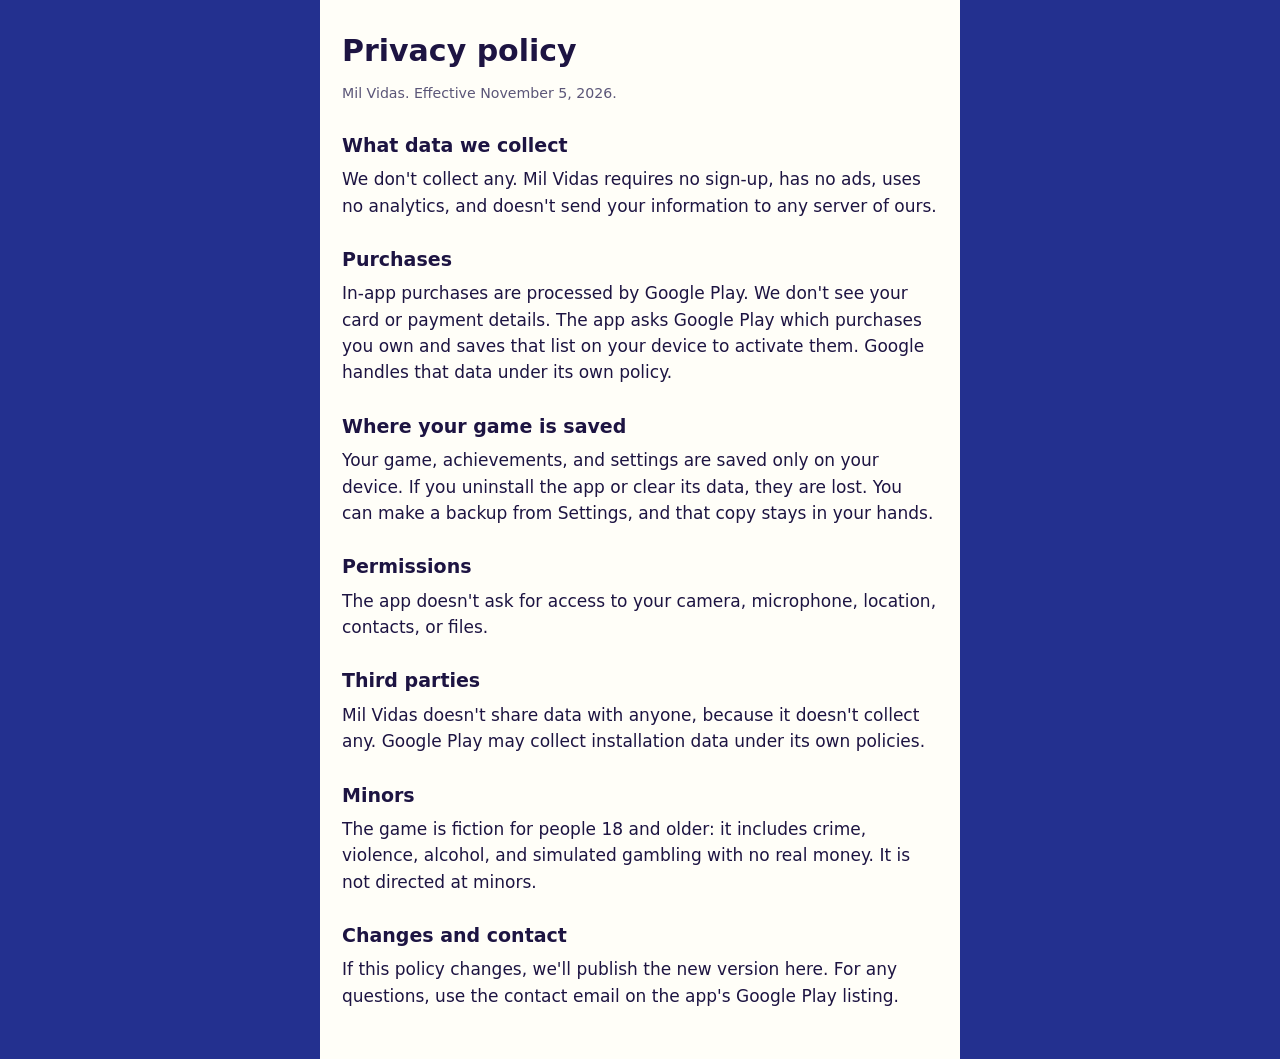
<file: privacidad.en.html>
<!doctype html>
<html lang="en">
<head>
<meta charset="utf-8">
<meta name="viewport" content="width=device-width, initial-scale=1">
<title>Mil Vidas: privacy</title>
<style>
body { margin: 0; background: #23308f; font: 400 17px/1.55 system-ui, sans-serif; color: #1d1442; }
main { max-width: 640px; margin: 0 auto; background: #fffef8; padding: 28px 22px 44px; min-height: 100vh; box-sizing: border-box; }
h1 { font-size: 30px; margin: 0 0 4px; } h2 { font-size: 19px; margin: 26px 0 4px; } p { margin: 6px 0; } small { color: #5b5678; }
</style>
</head>
<body>
<main>
<h1>Privacy policy</h1>
<small>Mil Vidas. Effective November 5, 2026.</small>
<h2>What data we collect</h2>
<p>We don't collect any. Mil Vidas requires no sign-up, has no ads, uses no analytics, and doesn't send your information to any server of ours.</p>
<h2>Purchases</h2>
<p>In-app purchases are processed by Google Play. We don't see your card or payment details. The app asks Google Play which purchases you own and saves that list on your device to activate them. Google handles that data under its own policy.</p>
<h2>Where your game is saved</h2>
<p>Your game, achievements, and settings are saved only on your device. If you uninstall the app or clear its data, they are lost. You can make a backup from Settings, and that copy stays in your hands.</p>
<h2>Permissions</h2>
<p>The app doesn't ask for access to your camera, microphone, location, contacts, or files.</p>
<h2>Third parties</h2>
<p>Mil Vidas doesn't share data with anyone, because it doesn't collect any. Google Play may collect installation data under its own policies.</p>
<h2>Minors</h2>
<p>The game is fiction for people 18 and older: it includes crime, violence, alcohol, and simulated gambling with no real money. It is not directed at minors.</p>
<h2>Changes and contact</h2>
<p>If this policy changes, we'll publish the new version here. For any questions, use the contact email on the app's Google Play listing.</p>
</main>
</body>
</html>
</file>
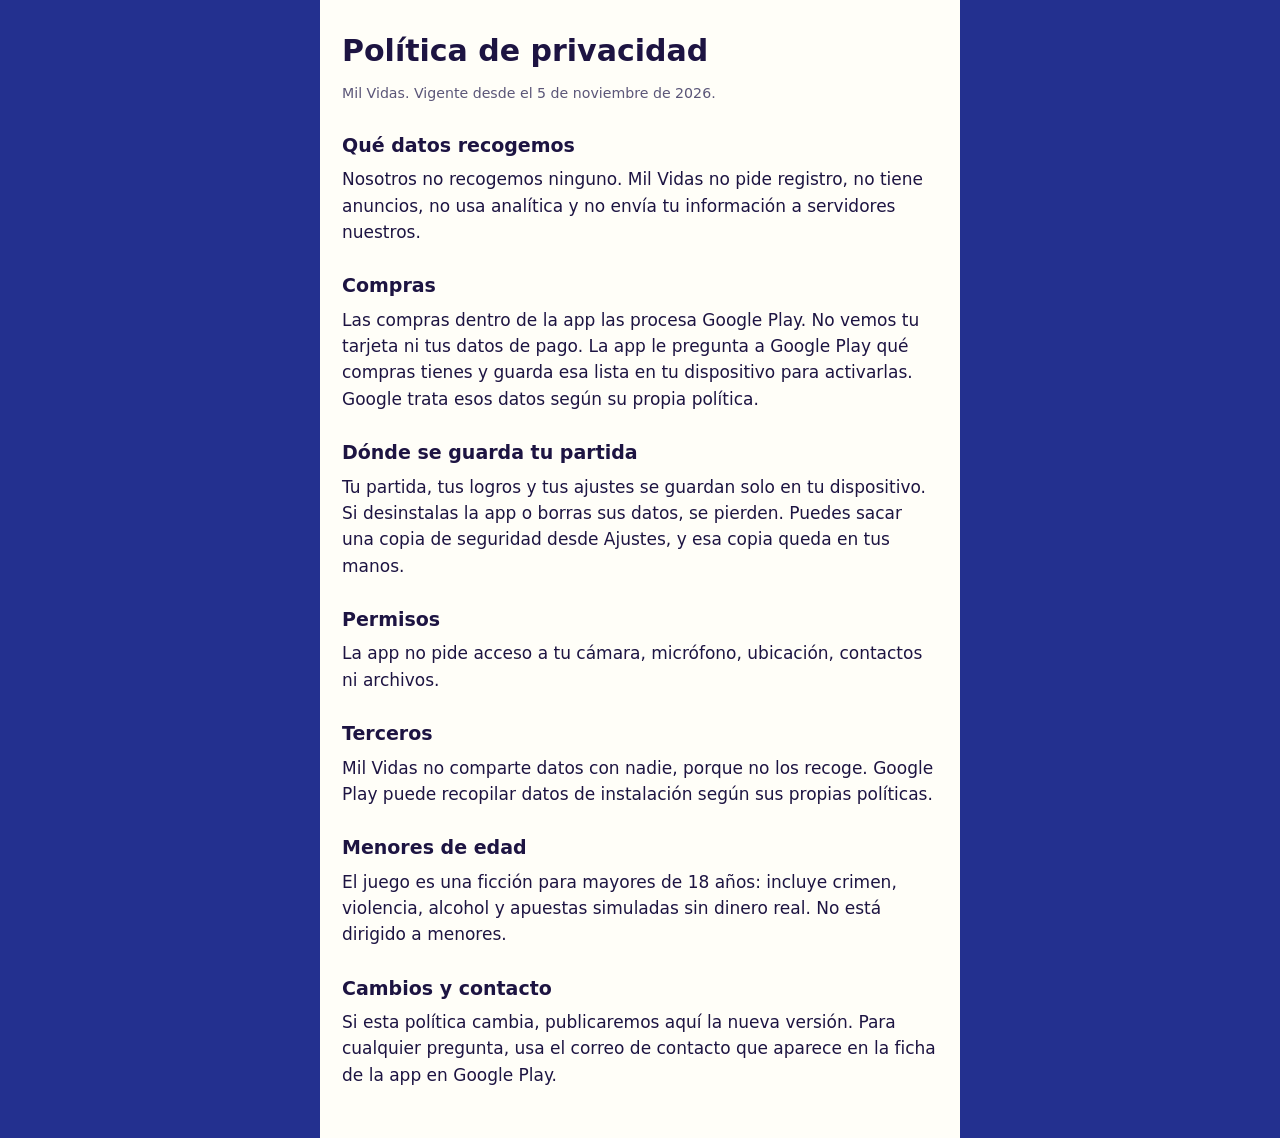
<file: privacidad.html>
<!doctype html>
<html lang="es">
<head>
<meta charset="utf-8">
<meta name="viewport" content="width=device-width, initial-scale=1">
<title>Mil Vidas: privacidad</title>
<style>
body { margin: 0; background: #23308f; font: 400 17px/1.55 system-ui, sans-serif; color: #1d1442; }
main { max-width: 640px; margin: 0 auto; background: #fffef8; padding: 28px 22px 44px; min-height: 100vh; box-sizing: border-box; }
h1 { font-size: 30px; margin: 0 0 4px; } h2 { font-size: 19px; margin: 26px 0 4px; } p { margin: 6px 0; } small { color: #5b5678; }
</style>
</head>
<body>
<main>
<h1>Política de privacidad</h1>
<small>Mil Vidas. Vigente desde el 5 de noviembre de 2026.</small>
<h2>Qué datos recogemos</h2>
<p>Nosotros no recogemos ninguno. Mil Vidas no pide registro, no tiene anuncios, no usa analítica y no envía tu información a servidores nuestros.</p>
<h2>Compras</h2>
<p>Las compras dentro de la app las procesa Google Play. No vemos tu tarjeta ni tus datos de pago. La app le pregunta a Google Play qué compras tienes y guarda esa lista en tu dispositivo para activarlas. Google trata esos datos según su propia política.</p>
<h2>Dónde se guarda tu partida</h2>
<p>Tu partida, tus logros y tus ajustes se guardan solo en tu dispositivo. Si desinstalas la app o borras sus datos, se pierden. Puedes sacar una copia de seguridad desde Ajustes, y esa copia queda en tus manos.</p>
<h2>Permisos</h2>
<p>La app no pide acceso a tu cámara, micrófono, ubicación, contactos ni archivos.</p>
<h2>Terceros</h2>
<p>Mil Vidas no comparte datos con nadie, porque no los recoge. Google Play puede recopilar datos de instalación según sus propias políticas.</p>
<h2>Menores de edad</h2>
<p>El juego es una ficción para mayores de 18 años: incluye crimen, violencia, alcohol y apuestas simuladas sin dinero real. No está dirigido a menores.</p>
<h2>Cambios y contacto</h2>
<p>Si esta política cambia, publicaremos aquí la nueva versión. Para cualquier pregunta, usa el correo de contacto que aparece en la ficha de la app en Google Play.</p>
</main>
</body>
</html>
</file>
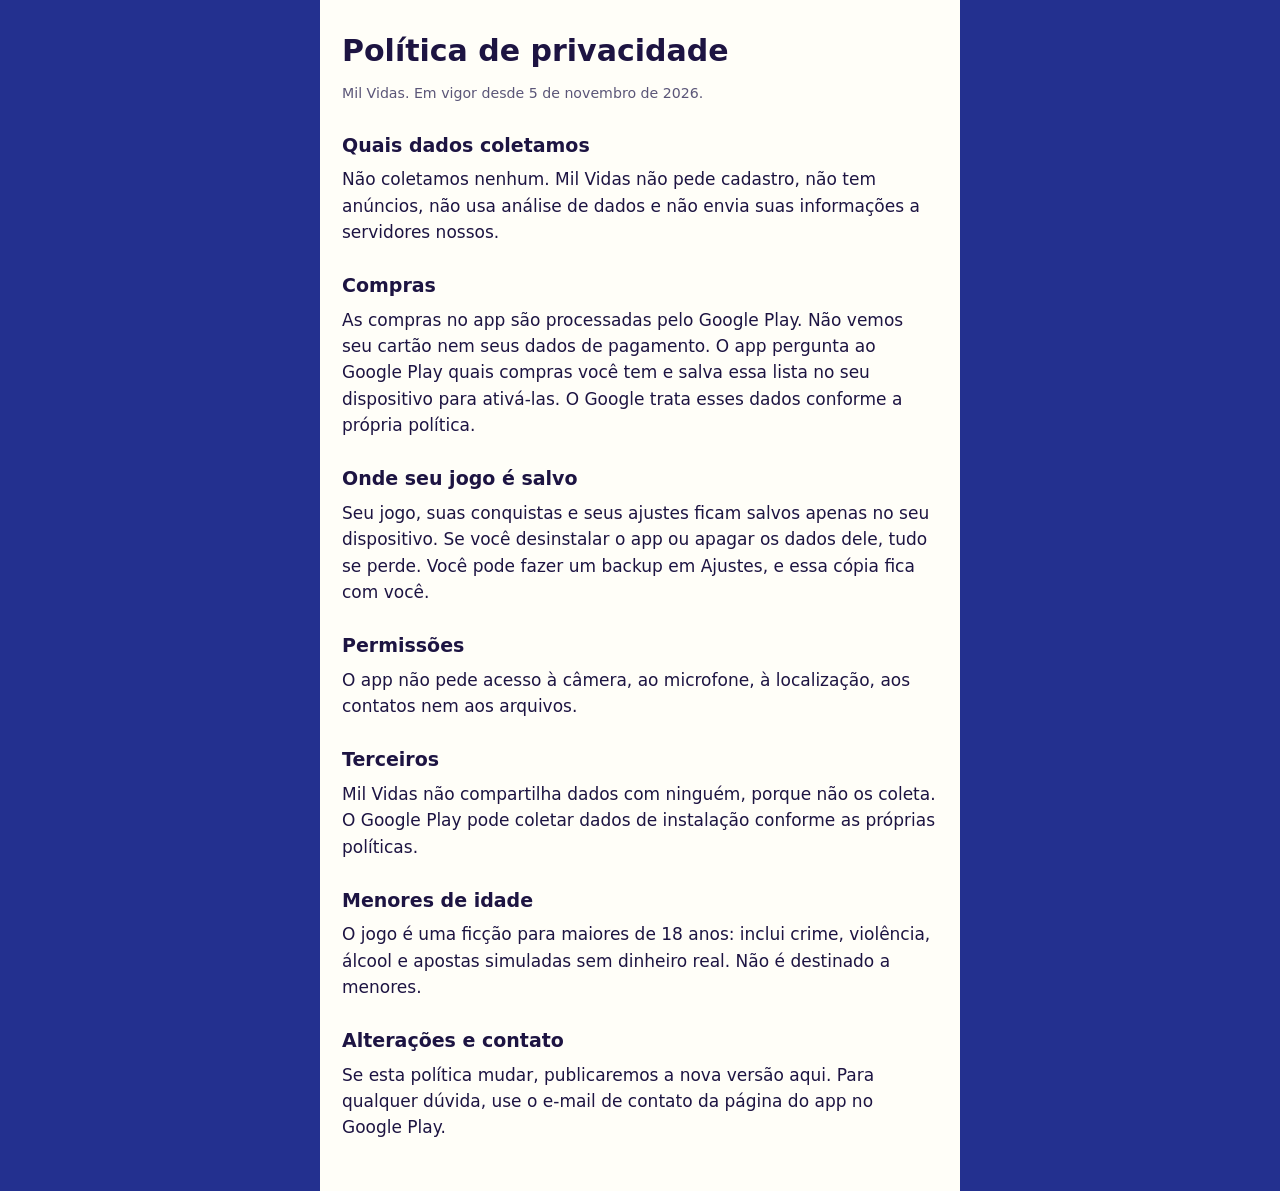
<file: privacidad.pt.html>
<!doctype html>
<html lang="pt-BR">
<head>
<meta charset="utf-8">
<meta name="viewport" content="width=device-width, initial-scale=1">
<title>Mil Vidas: privacidade</title>
<style>
body { margin: 0; background: #23308f; font: 400 17px/1.55 system-ui, sans-serif; color: #1d1442; }
main { max-width: 640px; margin: 0 auto; background: #fffef8; padding: 28px 22px 44px; min-height: 100vh; box-sizing: border-box; }
h1 { font-size: 30px; margin: 0 0 4px; } h2 { font-size: 19px; margin: 26px 0 4px; } p { margin: 6px 0; } small { color: #5b5678; }
</style>
</head>
<body>
<main>
<h1>Política de privacidade</h1>
<small>Mil Vidas. Em vigor desde 5 de novembro de 2026.</small>
<h2>Quais dados coletamos</h2>
<p>Não coletamos nenhum. Mil Vidas não pede cadastro, não tem anúncios, não usa análise de dados e não envia suas informações a servidores nossos.</p>
<h2>Compras</h2>
<p>As compras no app são processadas pelo Google Play. Não vemos seu cartão nem seus dados de pagamento. O app pergunta ao Google Play quais compras você tem e salva essa lista no seu dispositivo para ativá-las. O Google trata esses dados conforme a própria política.</p>
<h2>Onde seu jogo é salvo</h2>
<p>Seu jogo, suas conquistas e seus ajustes ficam salvos apenas no seu dispositivo. Se você desinstalar o app ou apagar os dados dele, tudo se perde. Você pode fazer um backup em Ajustes, e essa cópia fica com você.</p>
<h2>Permissões</h2>
<p>O app não pede acesso à câmera, ao microfone, à localização, aos contatos nem aos arquivos.</p>
<h2>Terceiros</h2>
<p>Mil Vidas não compartilha dados com ninguém, porque não os coleta. O Google Play pode coletar dados de instalação conforme as próprias políticas.</p>
<h2>Menores de idade</h2>
<p>O jogo é uma ficção para maiores de 18 anos: inclui crime, violência, álcool e apostas simuladas sem dinheiro real. Não é destinado a menores.</p>
<h2>Alterações e contato</h2>
<p>Se esta política mudar, publicaremos a nova versão aqui. Para qualquer dúvida, use o e-mail de contato da página do app no Google Play.</p>
</main>
</body>
</html>
</file>
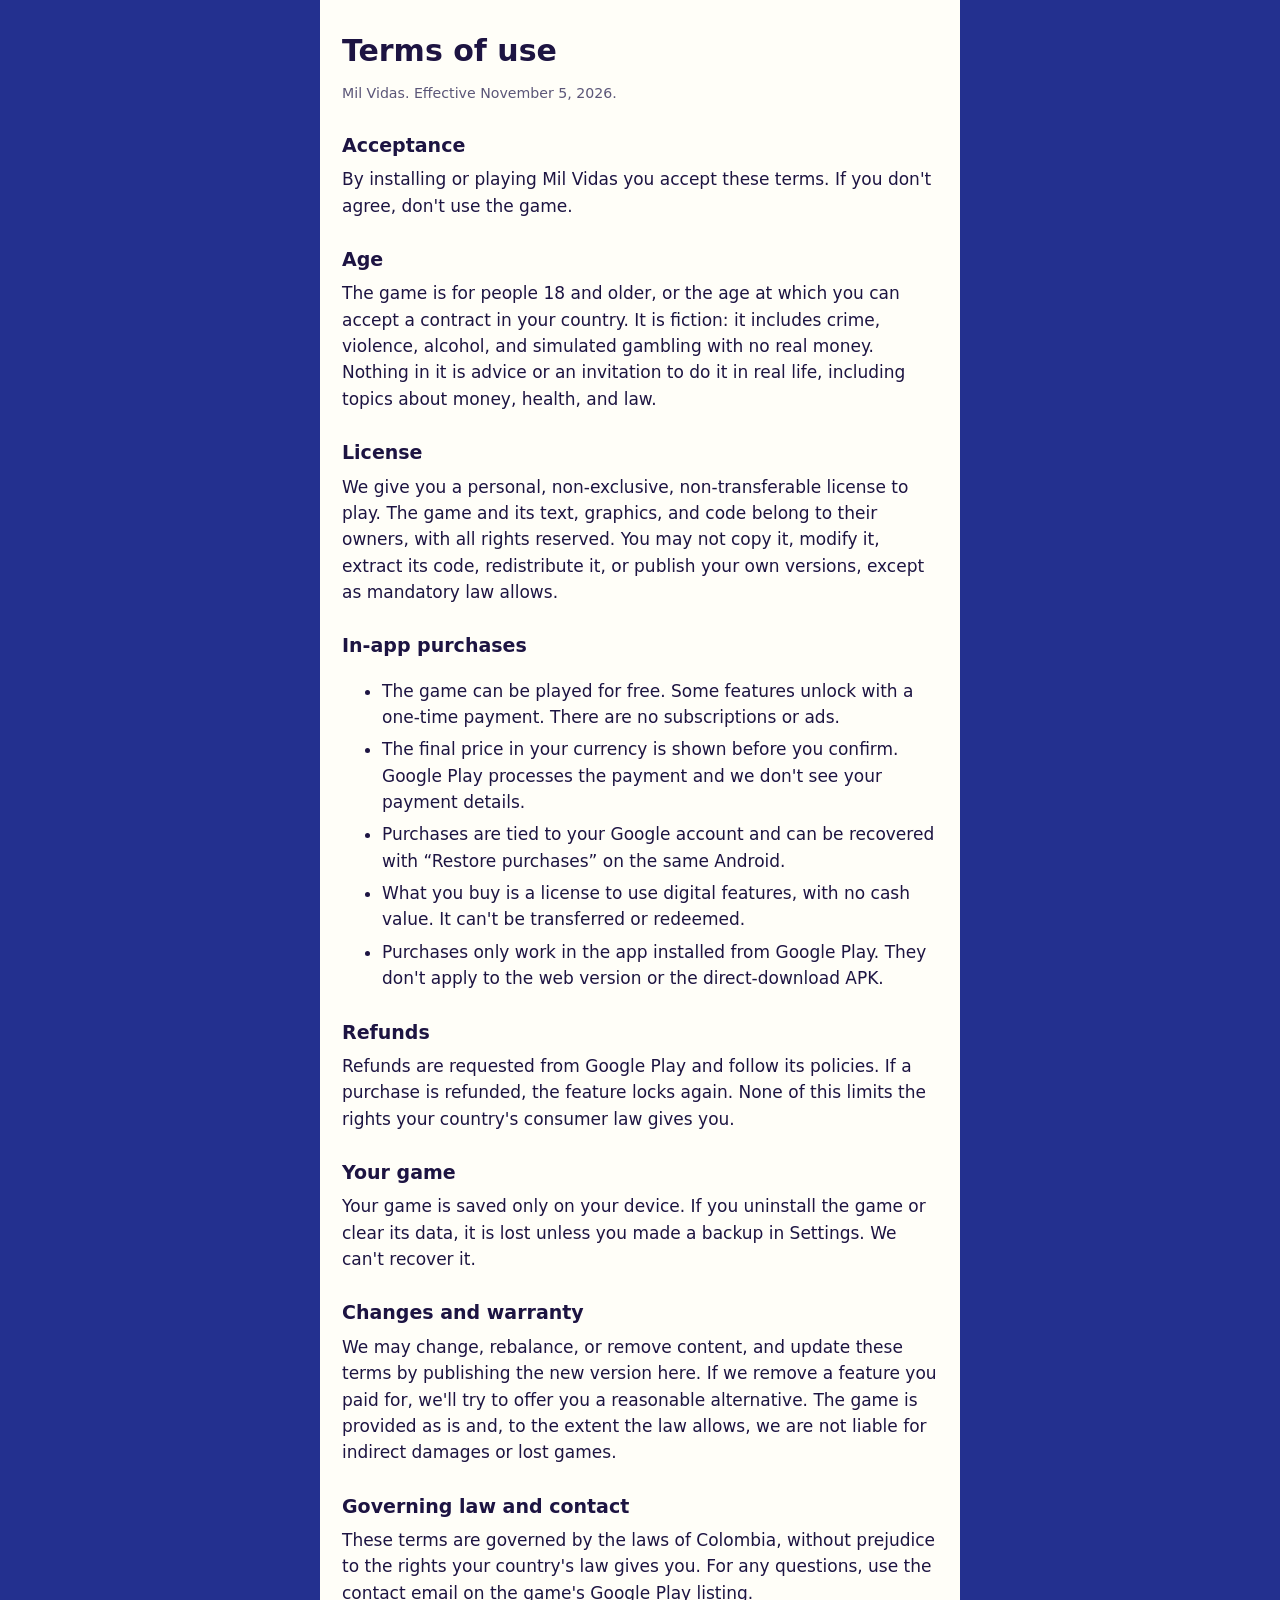
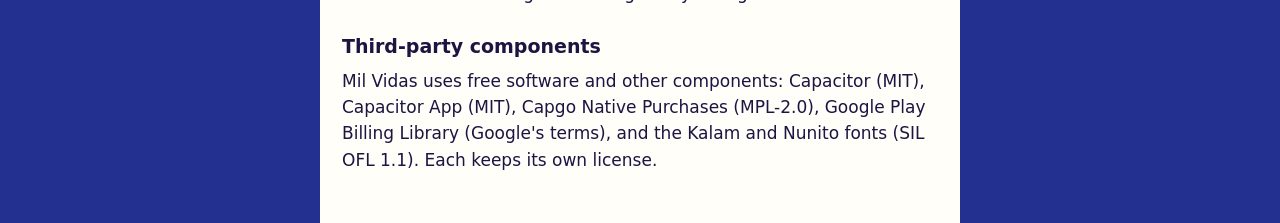
<file: terminos.en.html>
<!doctype html>
<html lang="en">
<head>
<meta charset="utf-8">
<meta name="viewport" content="width=device-width, initial-scale=1">
<title>Mil Vidas: terms</title>
<style>
body { margin: 0; background: #23308f; font: 400 17px/1.55 system-ui, sans-serif; color: #1d1442; }
main { max-width: 640px; margin: 0 auto; background: #fffef8; padding: 28px 22px 44px; min-height: 100vh; box-sizing: border-box; }
h1 { font-size: 30px; margin: 0 0 4px; } h2 { font-size: 19px; margin: 26px 0 4px; } p, li { margin: 6px 0; } small { color: #5b5678; }
</style>
</head>
<body>
<main>
<h1>Terms of use</h1>
<small>Mil Vidas. Effective November 5, 2026.</small>
<h2>Acceptance</h2>
<p>By installing or playing Mil Vidas you accept these terms. If you don't agree, don't use the game.</p>
<h2>Age</h2>
<p>The game is for people 18 and older, or the age at which you can accept a contract in your country. It is fiction: it includes crime, violence, alcohol, and simulated gambling with no real money. Nothing in it is advice or an invitation to do it in real life, including topics about money, health, and law.</p>
<h2>License</h2>
<p>We give you a personal, non-exclusive, non-transferable license to play. The game and its text, graphics, and code belong to their owners, with all rights reserved. You may not copy it, modify it, extract its code, redistribute it, or publish your own versions, except as mandatory law allows.</p>
<h2>In-app purchases</h2>
<ul>
<li>The game can be played for free. Some features unlock with a one-time payment. There are no subscriptions or ads.</li>
<li>The final price in your currency is shown before you confirm. Google Play processes the payment and we don't see your payment details.</li>
<li>Purchases are tied to your Google account and can be recovered with “Restore purchases” on the same Android.</li>
<li>What you buy is a license to use digital features, with no cash value. It can't be transferred or redeemed.</li>
<li>Purchases only work in the app installed from Google Play. They don't apply to the web version or the direct-download APK.</li>
</ul>
<h2>Refunds</h2>
<p>Refunds are requested from Google Play and follow its policies. If a purchase is refunded, the feature locks again. None of this limits the rights your country's consumer law gives you.</p>
<h2>Your game</h2>
<p>Your game is saved only on your device. If you uninstall the game or clear its data, it is lost unless you made a backup in Settings. We can't recover it.</p>
<h2>Changes and warranty</h2>
<p>We may change, rebalance, or remove content, and update these terms by publishing the new version here. If we remove a feature you paid for, we'll try to offer you a reasonable alternative. The game is provided as is and, to the extent the law allows, we are not liable for indirect damages or lost games.</p>
<h2>Governing law and contact</h2>
<p>These terms are governed by the laws of Colombia, without prejudice to the rights your country's law gives you. For any questions, use the contact email on the game's Google Play listing.</p>
<h2>Third-party components</h2>
<p>Mil Vidas uses free software and other components: Capacitor (MIT), Capacitor App (MIT), Capgo Native Purchases (MPL-2.0), Google Play Billing Library (Google's terms), and the Kalam and Nunito fonts (SIL OFL 1.1). Each keeps its own license.</p>
</main>
</body>
</html>
</file>
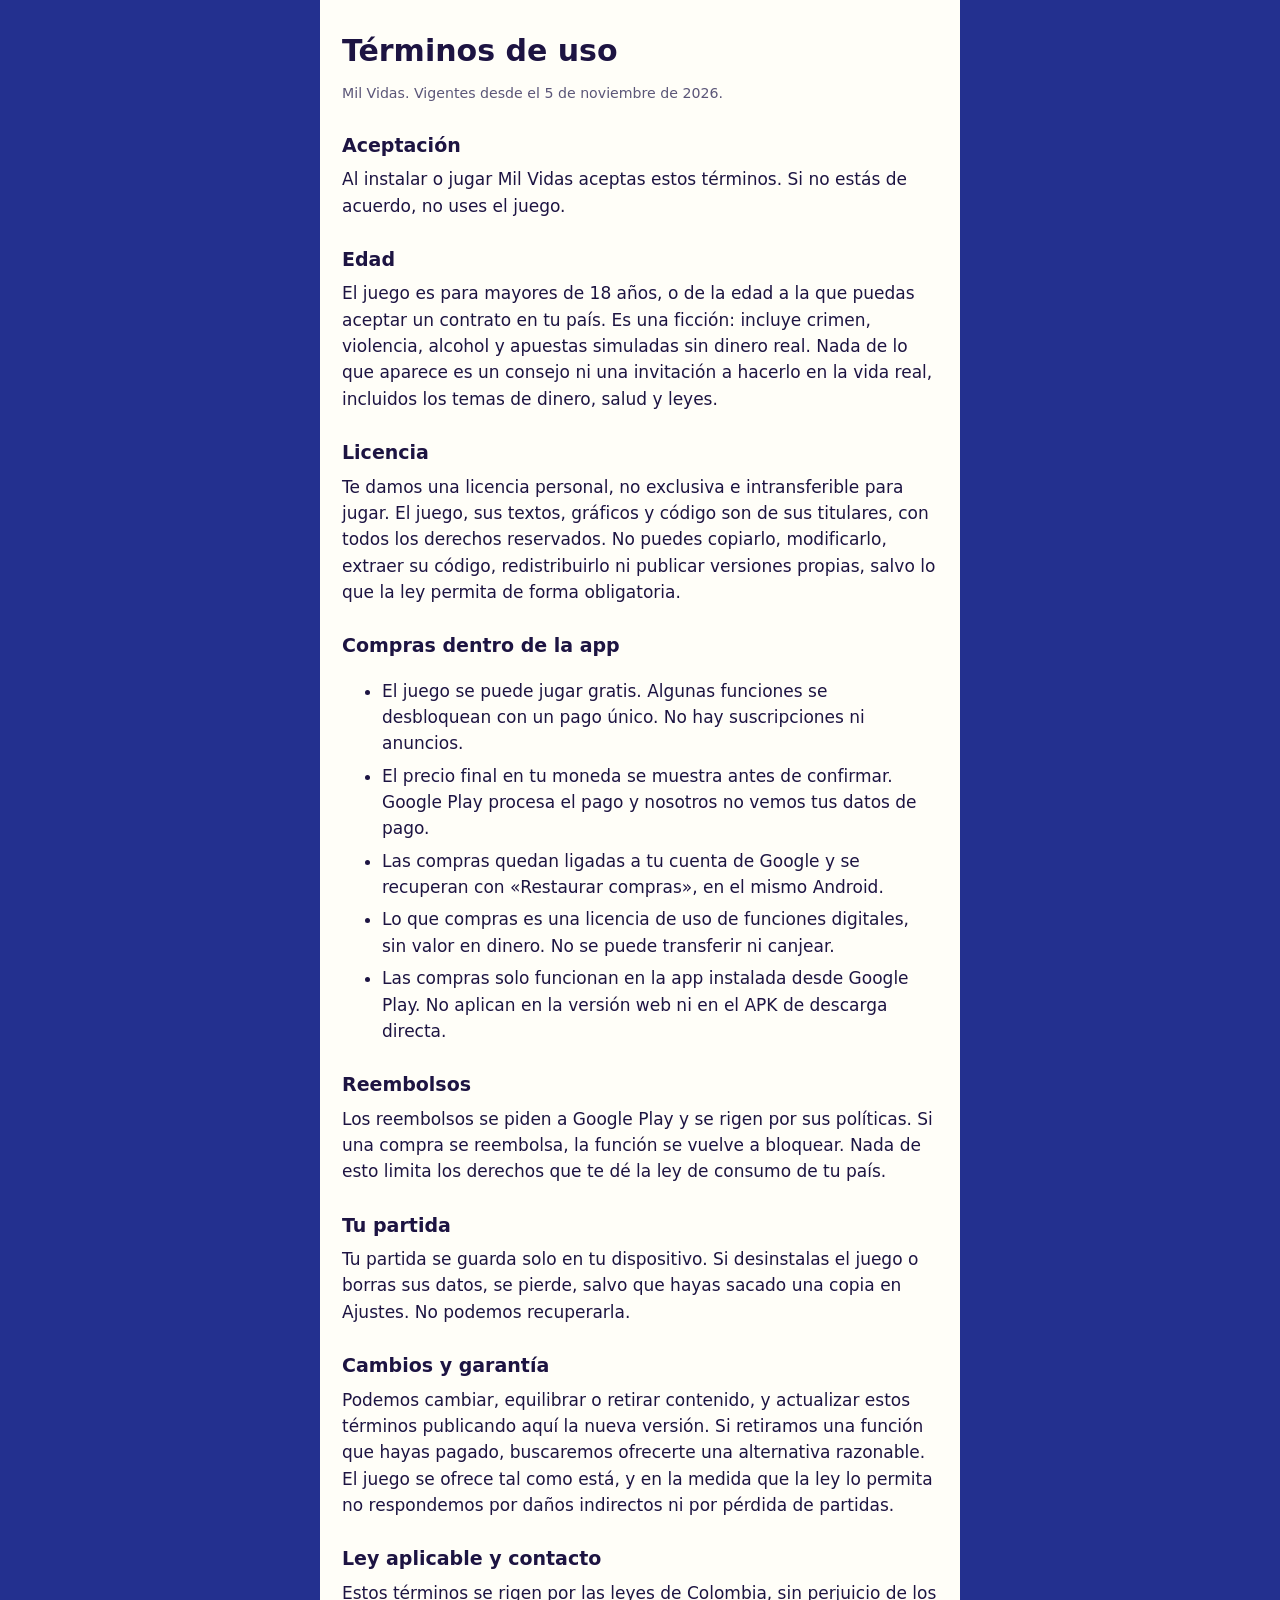
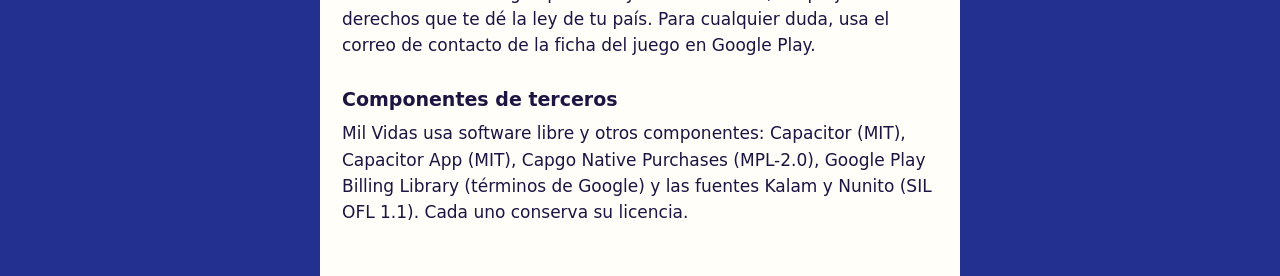
<file: terminos.html>
<!doctype html>
<html lang="es">
<head>
<meta charset="utf-8">
<meta name="viewport" content="width=device-width, initial-scale=1">
<title>Mil Vidas: términos</title>
<style>
body { margin: 0; background: #23308f; font: 400 17px/1.55 system-ui, sans-serif; color: #1d1442; }
main { max-width: 640px; margin: 0 auto; background: #fffef8; padding: 28px 22px 44px; min-height: 100vh; box-sizing: border-box; }
h1 { font-size: 30px; margin: 0 0 4px; } h2 { font-size: 19px; margin: 26px 0 4px; } p, li { margin: 6px 0; } small { color: #5b5678; }
</style>
</head>
<body>
<main>
<h1>Términos de uso</h1>
<small>Mil Vidas. Vigentes desde el 5 de noviembre de 2026.</small>
<h2>Aceptación</h2>
<p>Al instalar o jugar Mil Vidas aceptas estos términos. Si no estás de acuerdo, no uses el juego.</p>
<h2>Edad</h2>
<p>El juego es para mayores de 18 años, o de la edad a la que puedas aceptar un contrato en tu país. Es una ficción: incluye crimen, violencia, alcohol y apuestas simuladas sin dinero real. Nada de lo que aparece es un consejo ni una invitación a hacerlo en la vida real, incluidos los temas de dinero, salud y leyes.</p>
<h2>Licencia</h2>
<p>Te damos una licencia personal, no exclusiva e intransferible para jugar. El juego, sus textos, gráficos y código son de sus titulares, con todos los derechos reservados. No puedes copiarlo, modificarlo, extraer su código, redistribuirlo ni publicar versiones propias, salvo lo que la ley permita de forma obligatoria.</p>
<h2>Compras dentro de la app</h2>
<ul>
<li>El juego se puede jugar gratis. Algunas funciones se desbloquean con un pago único. No hay suscripciones ni anuncios.</li>
<li>El precio final en tu moneda se muestra antes de confirmar. Google Play procesa el pago y nosotros no vemos tus datos de pago.</li>
<li>Las compras quedan ligadas a tu cuenta de Google y se recuperan con «Restaurar compras», en el mismo Android.</li>
<li>Lo que compras es una licencia de uso de funciones digitales, sin valor en dinero. No se puede transferir ni canjear.</li>
<li>Las compras solo funcionan en la app instalada desde Google Play. No aplican en la versión web ni en el APK de descarga directa.</li>
</ul>
<h2>Reembolsos</h2>
<p>Los reembolsos se piden a Google Play y se rigen por sus políticas. Si una compra se reembolsa, la función se vuelve a bloquear. Nada de esto limita los derechos que te dé la ley de consumo de tu país.</p>
<h2>Tu partida</h2>
<p>Tu partida se guarda solo en tu dispositivo. Si desinstalas el juego o borras sus datos, se pierde, salvo que hayas sacado una copia en Ajustes. No podemos recuperarla.</p>
<h2>Cambios y garantía</h2>
<p>Podemos cambiar, equilibrar o retirar contenido, y actualizar estos términos publicando aquí la nueva versión. Si retiramos una función que hayas pagado, buscaremos ofrecerte una alternativa razonable. El juego se ofrece tal como está, y en la medida que la ley lo permita no respondemos por daños indirectos ni por pérdida de partidas.</p>
<h2>Ley aplicable y contacto</h2>
<p>Estos términos se rigen por las leyes de Colombia, sin perjuicio de los derechos que te dé la ley de tu país. Para cualquier duda, usa el correo de contacto de la ficha del juego en Google Play.</p>
<h2>Componentes de terceros</h2>
<p>Mil Vidas usa software libre y otros componentes: Capacitor (MIT), Capacitor App (MIT), Capgo Native Purchases (MPL-2.0), Google Play Billing Library (términos de Google) y las fuentes Kalam y Nunito (SIL OFL 1.1). Cada uno conserva su licencia.</p>
</main>
</body>
</html>
</file>
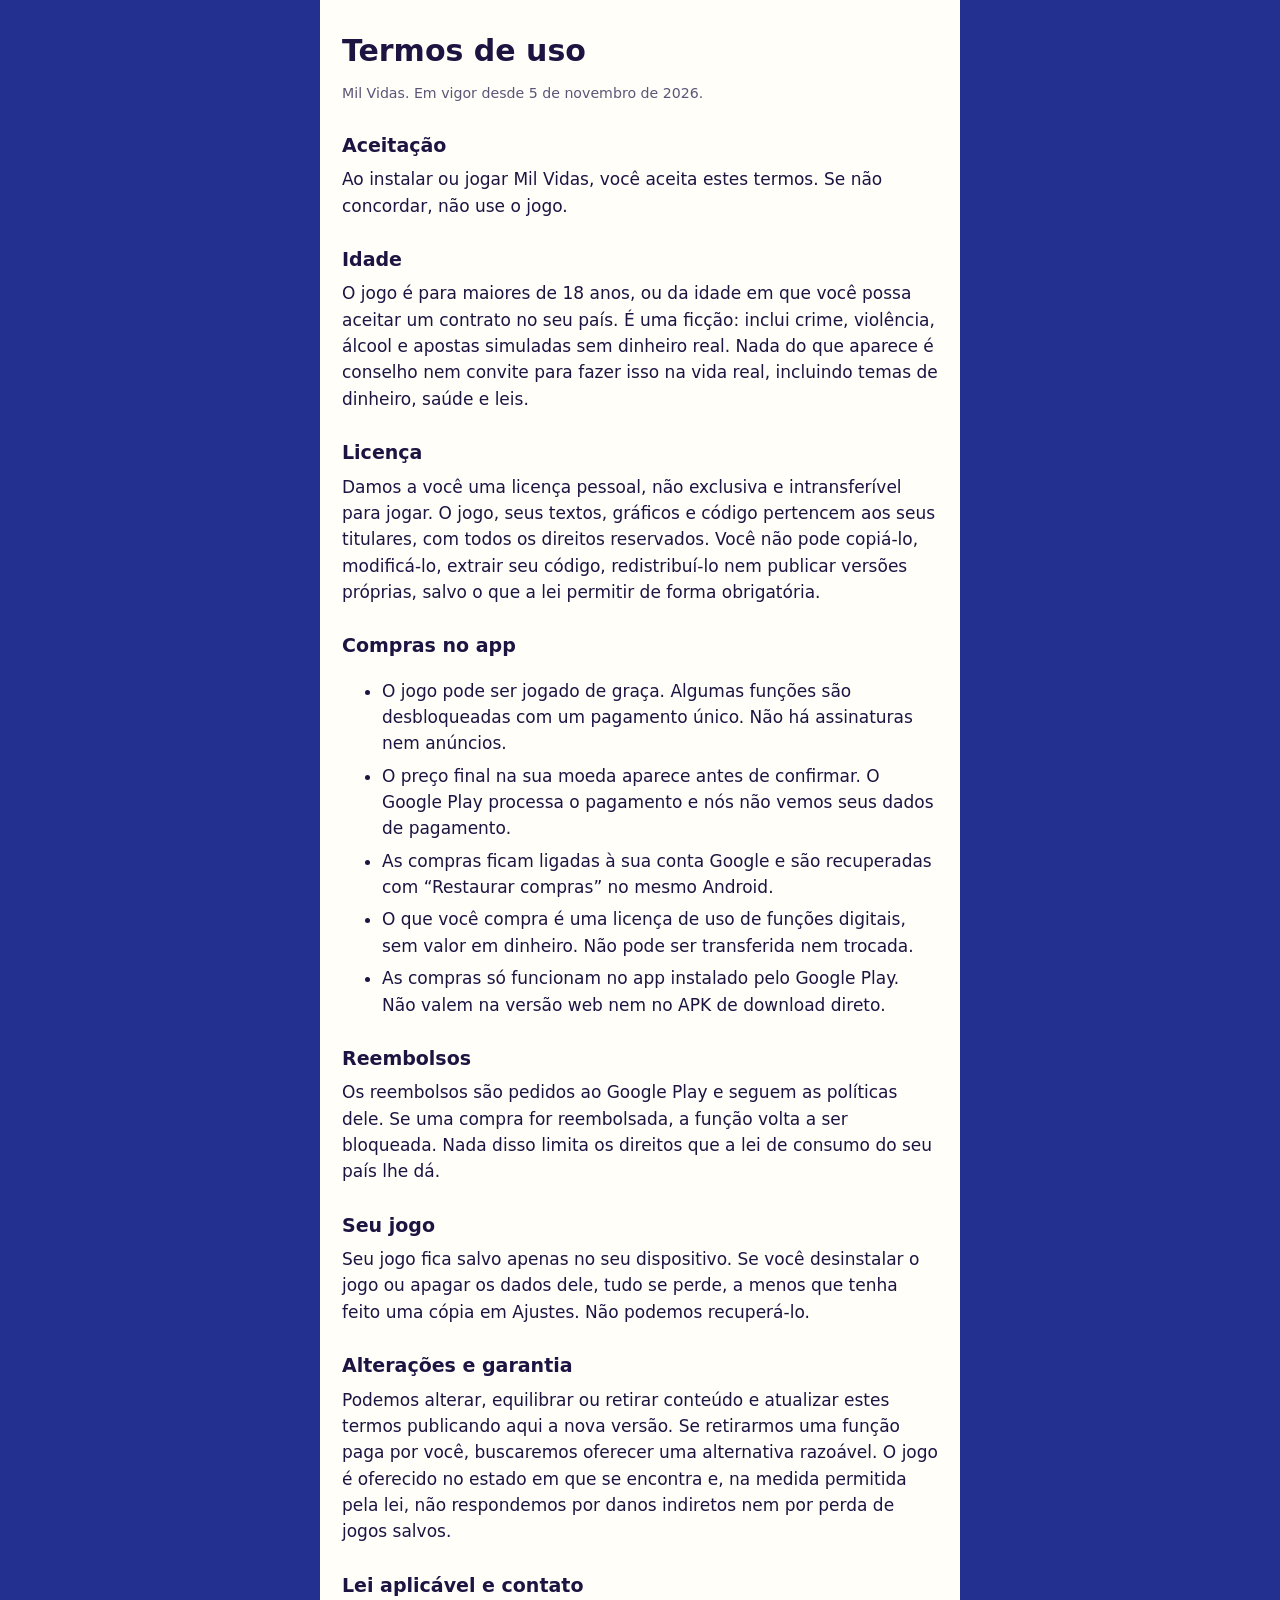
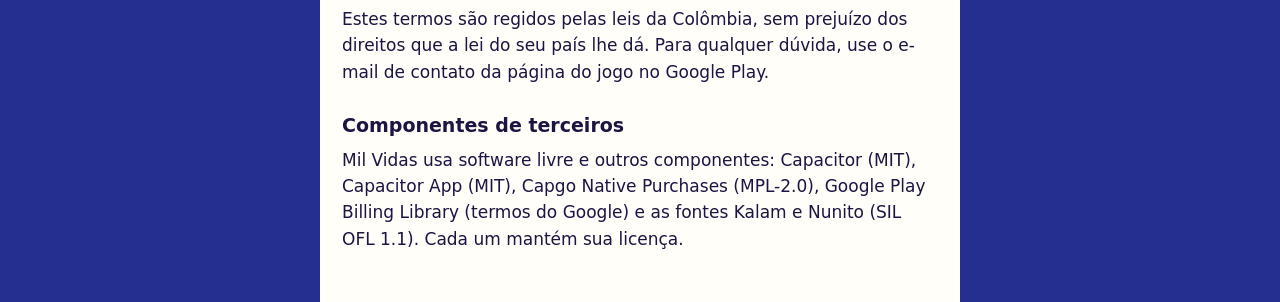
<file: terminos.pt.html>
<!doctype html>
<html lang="pt-BR">
<head>
<meta charset="utf-8">
<meta name="viewport" content="width=device-width, initial-scale=1">
<title>Mil Vidas: termos</title>
<style>
body { margin: 0; background: #23308f; font: 400 17px/1.55 system-ui, sans-serif; color: #1d1442; }
main { max-width: 640px; margin: 0 auto; background: #fffef8; padding: 28px 22px 44px; min-height: 100vh; box-sizing: border-box; }
h1 { font-size: 30px; margin: 0 0 4px; } h2 { font-size: 19px; margin: 26px 0 4px; } p, li { margin: 6px 0; } small { color: #5b5678; }
</style>
</head>
<body>
<main>
<h1>Termos de uso</h1>
<small>Mil Vidas. Em vigor desde 5 de novembro de 2026.</small>
<h2>Aceitação</h2>
<p>Ao instalar ou jogar Mil Vidas, você aceita estes termos. Se não concordar, não use o jogo.</p>
<h2>Idade</h2>
<p>O jogo é para maiores de 18 anos, ou da idade em que você possa aceitar um contrato no seu país. É uma ficção: inclui crime, violência, álcool e apostas simuladas sem dinheiro real. Nada do que aparece é conselho nem convite para fazer isso na vida real, incluindo temas de dinheiro, saúde e leis.</p>
<h2>Licença</h2>
<p>Damos a você uma licença pessoal, não exclusiva e intransferível para jogar. O jogo, seus textos, gráficos e código pertencem aos seus titulares, com todos os direitos reservados. Você não pode copiá-lo, modificá-lo, extrair seu código, redistribuí-lo nem publicar versões próprias, salvo o que a lei permitir de forma obrigatória.</p>
<h2>Compras no app</h2>
<ul>
<li>O jogo pode ser jogado de graça. Algumas funções são desbloqueadas com um pagamento único. Não há assinaturas nem anúncios.</li>
<li>O preço final na sua moeda aparece antes de confirmar. O Google Play processa o pagamento e nós não vemos seus dados de pagamento.</li>
<li>As compras ficam ligadas à sua conta Google e são recuperadas com “Restaurar compras” no mesmo Android.</li>
<li>O que você compra é uma licença de uso de funções digitais, sem valor em dinheiro. Não pode ser transferida nem trocada.</li>
<li>As compras só funcionam no app instalado pelo Google Play. Não valem na versão web nem no APK de download direto.</li>
</ul>
<h2>Reembolsos</h2>
<p>Os reembolsos são pedidos ao Google Play e seguem as políticas dele. Se uma compra for reembolsada, a função volta a ser bloqueada. Nada disso limita os direitos que a lei de consumo do seu país lhe dá.</p>
<h2>Seu jogo</h2>
<p>Seu jogo fica salvo apenas no seu dispositivo. Se você desinstalar o jogo ou apagar os dados dele, tudo se perde, a menos que tenha feito uma cópia em Ajustes. Não podemos recuperá-lo.</p>
<h2>Alterações e garantia</h2>
<p>Podemos alterar, equilibrar ou retirar conteúdo e atualizar estes termos publicando aqui a nova versão. Se retirarmos uma função paga por você, buscaremos oferecer uma alternativa razoável. O jogo é oferecido no estado em que se encontra e, na medida permitida pela lei, não respondemos por danos indiretos nem por perda de jogos salvos.</p>
<h2>Lei aplicável e contato</h2>
<p>Estes termos são regidos pelas leis da Colômbia, sem prejuízo dos direitos que a lei do seu país lhe dá. Para qualquer dúvida, use o e-mail de contato da página do jogo no Google Play.</p>
<h2>Componentes de terceiros</h2>
<p>Mil Vidas usa software livre e outros componentes: Capacitor (MIT), Capacitor App (MIT), Capgo Native Purchases (MPL-2.0), Google Play Billing Library (termos do Google) e as fontes Kalam e Nunito (SIL OFL 1.1). Cada um mantém sua licença.</p>
</main>
</body>
</html>
</file>
